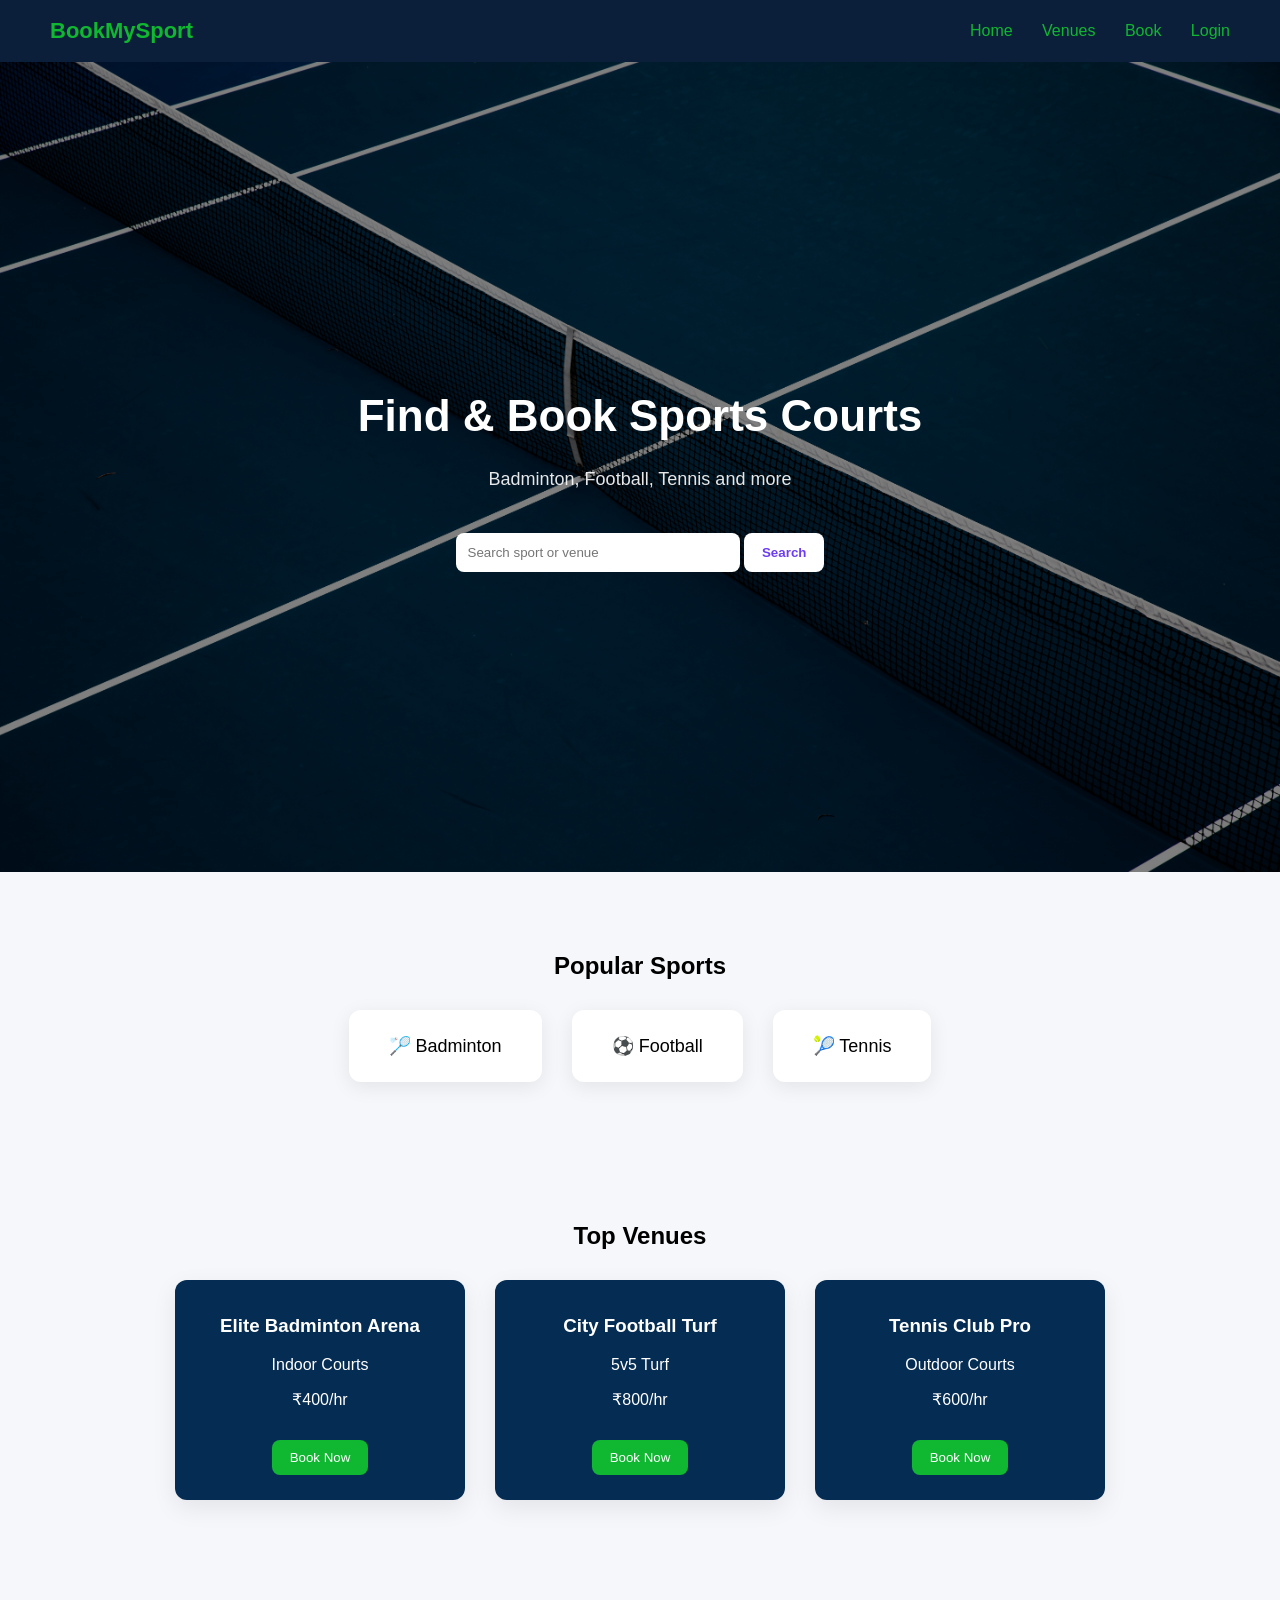
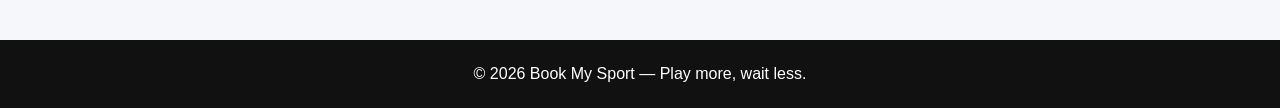
<file: quicksport/index.html>
<!DOCTYPE html>
<html>

<head>
<title>Book My Sport</title>
<link rel="stylesheet" href="style.css">
</head>

<body>

<div class="navbar">
<div class="logo">BookMySport</div>

<div class="nav-links">
<a href="index.html">Home</a>
<a href="venues.html">Venues</a>
<a href="booking.html">Book</a>
<a href="login.html">Login</a>
</div>
</div>

<div class="hero">
<h1>Find & Book Sports Courts</h1>
<p>Badminton, Football, Tennis and more</p>

<div class="search-box">
<input type="text" placeholder="Search sport or venue">
<button>Search</button>
</div>
</div>

<div class="section">

<h2>Popular Sports</h2>

<div class="sports">
<div class="sport">🏸 Badminton</div>
<div class="sport">⚽ Football</div>
<div class="sport">🎾 Tennis</div>
</div>

</div>

<div class="section">

<h2>Top Venues</h2>

<div class="venues">

<div class="card">
<h3>Elite Badminton Arena</h3>
<p>Indoor Courts</p>
<p>₹400/hr</p>
<a href="booking.html"><button>Book Now</button></a>
</div>

<div class="card">
<h3>City Football Turf</h3>
<p>5v5 Turf</p>
<p>₹800/hr</p>
<a href="booking.html"><button>Book Now</button></a>
</div>

<div class="card">
<h3>Tennis Club Pro</h3>
<p>Outdoor Courts</p>
<p>₹600/hr</p>
<a href="booking.html"><button>Book Now</button></a>
</div>

</div>

</div>

<div class="footer">
© 2026 Book My Sport — Play more, wait less.
</div>

</body>
</html>
</file>
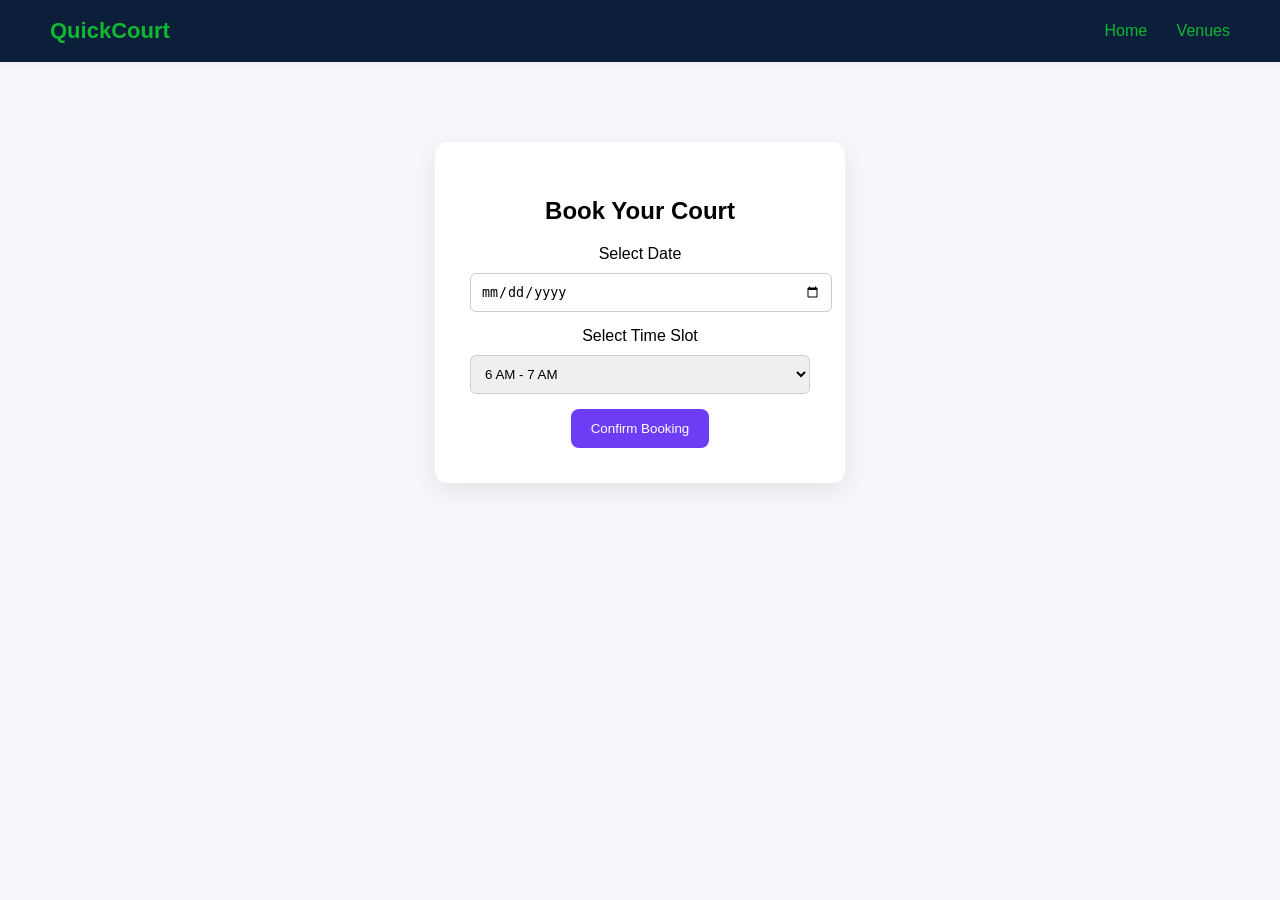
<file: quicksport/booking.html>
<!DOCTYPE html>
<html>

<head>
<title>Book Court</title>
<link rel="stylesheet" href="style.css">
<script src="script.js"></script>
</head>

<body>

<div class="navbar">
<div class="logo">QuickCourt</div>

<div class="nav-links">
<a href="index.html">Home</a>
<a href="venues.html">Venues</a>
</div>
</div>

<div class="booking">

<h2>Book Your Court</h2>

<label>Select Date</label>
<input type="date">

<label>Select Time Slot</label>

<select>
<option>6 AM - 7 AM</option>
<option>7 AM - 8 AM</option>
<option>6 PM - 7 PM</option>
<option>7 PM - 8 PM</option>
</select>

<button onclick="confirmBooking()">Confirm Booking</button>

</div>

</body>
</html>
</file>
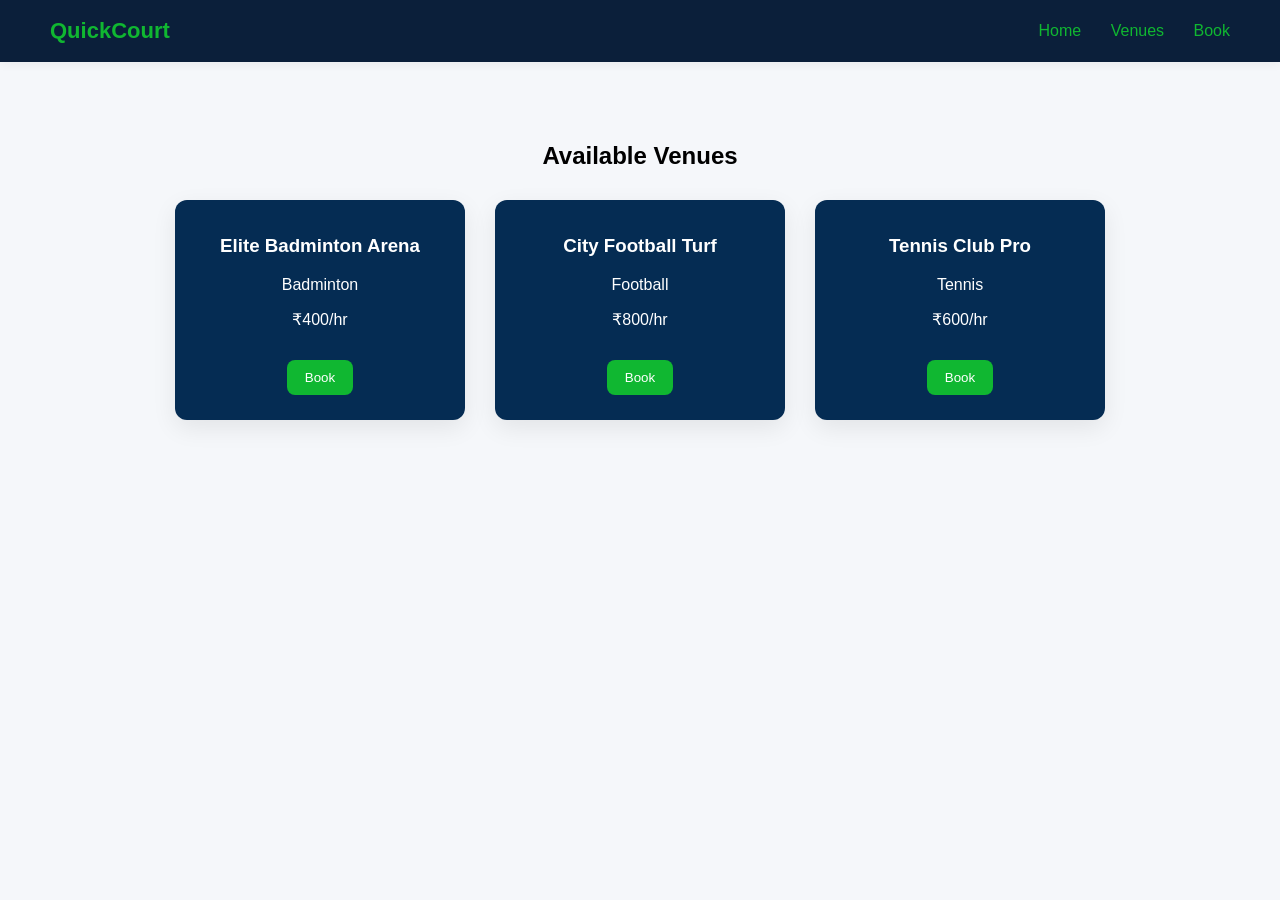
<file: quicksport/venue.html>
<!DOCTYPE html>
<html>

<head>
<title>Venues</title>
<link rel="stylesheet" href="style.css">
</head>

<body>

<div class="navbar">
<div class="logo">QuickCourt</div>

<div class="nav-links">
<a href="index.html">Home</a>
<a href="venues.html">Venues</a>
<a href="booking.html">Book</a>
</div>
</div>

<div class="section">

<h2>Available Venues</h2>

<div class="venues">

<div class="card">
<h3>Elite Badminton Arena</h3>
<p>Badminton</p>
<p>₹400/hr</p>
<a href="booking.html"><button>Book</button></a>
</div>

<div class="card">
<h3>City Football Turf</h3>
<p>Football</p>
<p>₹800/hr</p>
<a href="booking.html"><button>Book</button></a>
</div>

<div class="card">
<h3>Tennis Club Pro</h3>
<p>Tennis</p>
<p>₹600/hr</p>
<a href="booking.html"><button>Book</button></a>
</div>

</div>

</div>

</body>
</html>
</file>
<file: quicksport/style.css>
body{
margin:0;
font-family:Segoe UI, Arial, sans-serif;
background:#F5F7FA;
}

/* NAVBAR */

.navbar{
display:flex;
justify-content:space-between;
align-items:center;
padding:18px 50px;
background:#0B1F3A;
box-shadow:0 2px 10px rgba(0,0,0,0.05);
}

.logo{
font-size:22px;
font-weight:bold;
color:#10b731;
}

.nav-links a{
margin-left:25px;
text-decoration:none;
color:#10b731;
font-weight:500;
}

/* HERO */

.hero{
height:90vh;
display:flex;
flex-direction:column;
justify-content:center;
align-items:center;
text-align:center;

background-image:
linear-gradient(rgba(0,0,0,0.5), rgba(0,0,0,0.5)),
url("court-bg.jpg");

background-size:cover;
background-position:center;

color:white;
}

.hero h1{
font-size:44px;
margin-bottom:10px;
}

.hero p{
font-size:18px;
opacity:0.9;
}

.search-box{
margin-top:25px;
}

.search-box input{
padding:12px;
width:260px;
border-radius:8px;
border:none;
}

.search-box button{
padding:12px 18px;
border:none;
background:white;
color:#6c3df4;
border-radius:8px;
cursor:pointer;
font-weight:bold;
}

/* SECTION */

.section{
padding:60px;
text-align:center;
}

.section h2{
margin-bottom:30px;
}

/* SPORTS */

.sports{
display:flex;
justify-content:center;
gap:30px;
flex-wrap:wrap;
}

.sport{
background:white;
padding:25px 40px;
border-radius:12px;
box-shadow:0 5px 20px rgba(0,0,0,0.08);
font-size:18px;
}

/* VENUE CARDS */

.venues{
display:flex;
justify-content:center;
gap:30px;
flex-wrap:wrap;
}

.card{
background:#052c53;
width:240px;
border-radius:12px;
box-shadow:0 8px 25px rgba(0,0,0,0.08);
padding:25px;
text-align:center;
-webkit-text-fill-color:white;
transition: transfor 0.3s ease;
}
.card:hover{
transform: scale(1.05);
}

.card h3{
margin-top:10px;
}

.card button{
margin-top:15px;
padding:10px 18px;
background:#10b731;
color:white;
border:none;
border-radius:8px;
cursor:pointer;
}

/* BOOKING FORM */

.booking{
background:white;
width:340px;
margin:auto;
padding:35px;
margin-top:80px;
border-radius:12px;
box-shadow:0 8px 25px rgba(0,0,0,0.08);
text-align:center;
}

.booking input,
.booking select{
width:100%;
padding:10px;
margin-top:10px;
margin-bottom:15px;
border-radius:6px;
border:1px solid #ccc;
}

.booking button{
padding:12px 20px;
background:#6c3df4;
color:white;
border:none;
border-radius:8px;
cursor:pointer;
}

/* FOOTER */

.footer{
margin-top:80px;
background:#111;
color:white;
padding:25px;
text-align:center;
}
</file>
